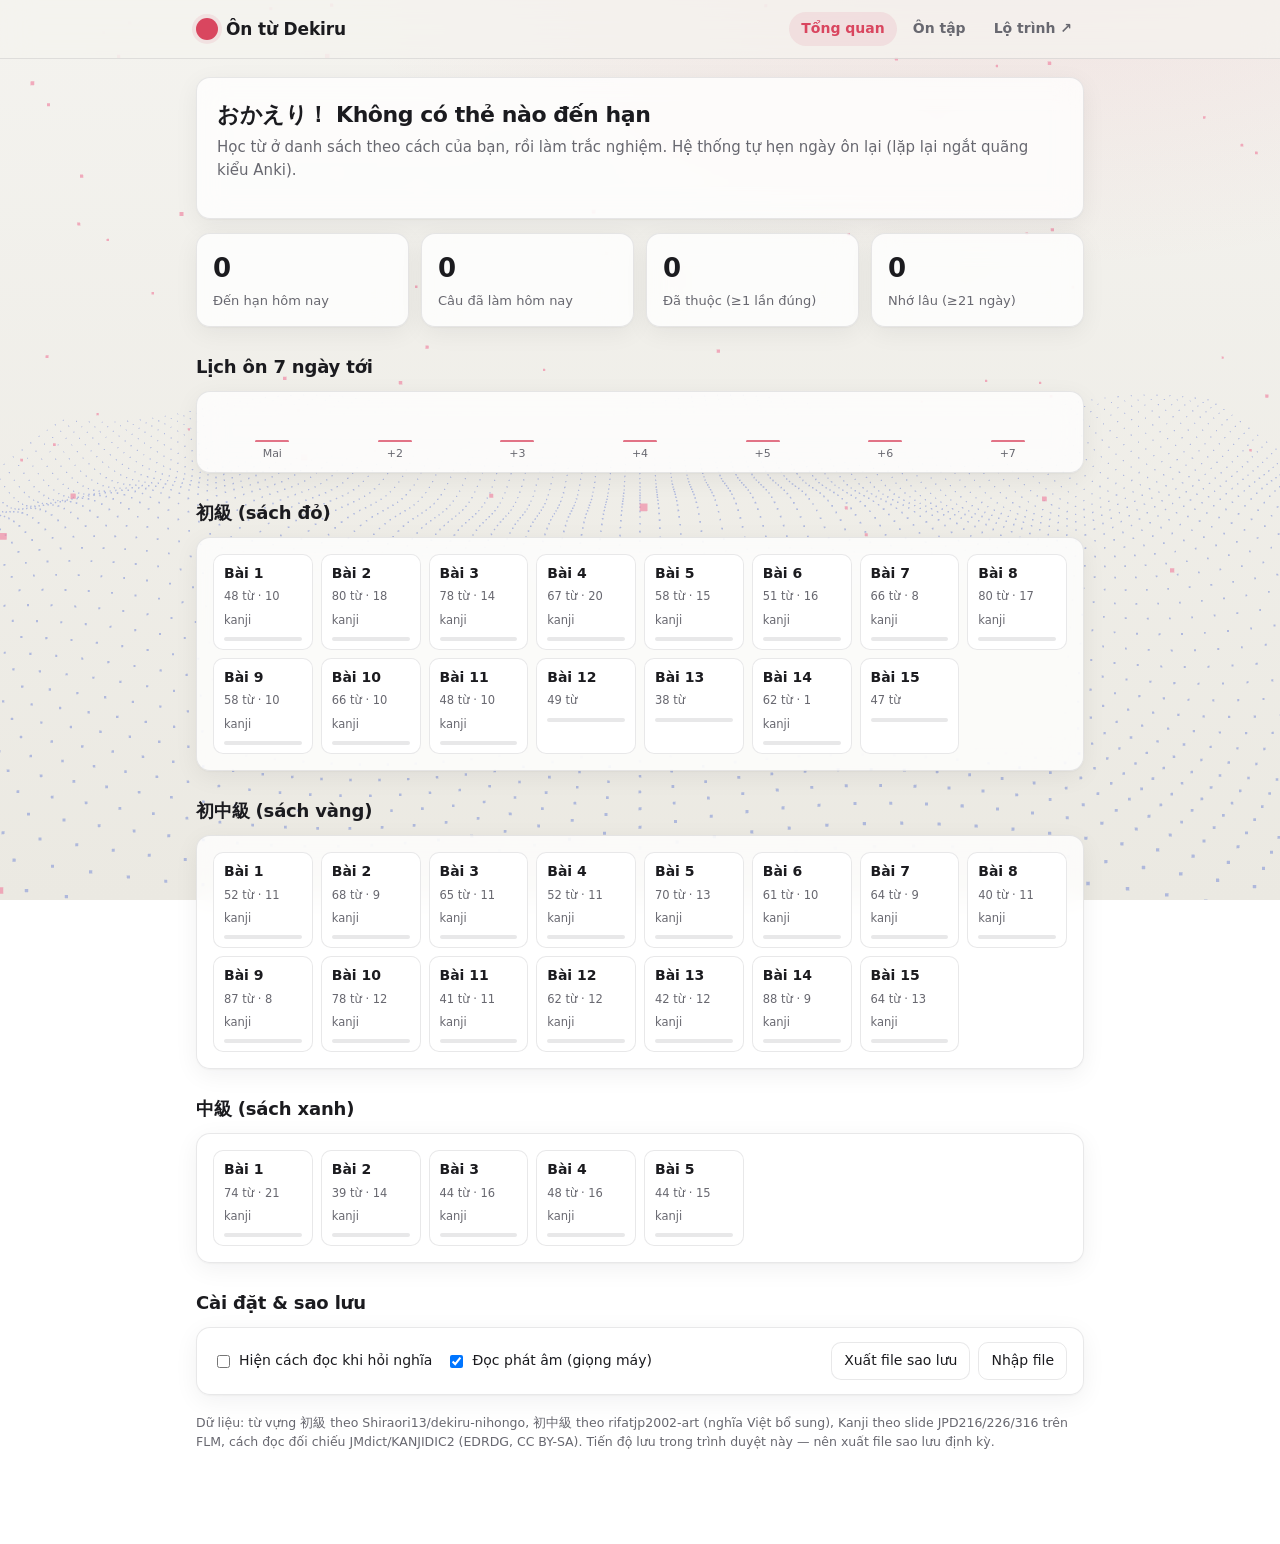
<file: on-tu.html>
<!doctype html>
<html lang="vi">
<head>
<meta charset="utf-8">
<meta name="viewport" content="width=device-width, initial-scale=1">
<title>Ôn từ Dekiru</title>
<link rel="stylesheet" href="web/ui.css">
<style>
.hero{padding:20px;display:flex;gap:16px;align-items:center;flex-wrap:wrap;margin-bottom:14px}
.hero h1{margin:0;font-size:22px;letter-spacing:-.02em}
.hero p{margin:4px 0 0}
.hero .go{margin-left:auto;display:flex;gap:8px;flex-wrap:wrap}
.big{font-size:16px;padding:11px 18px;border-radius:12px}
.deck{padding:16px;margin-bottom:12px}
.deck h3{margin:0 0 10px;font-size:16px;display:flex;align-items:center;gap:8px}
.lessons{display:grid;grid-template-columns:repeat(auto-fill,minmax(92px,1fr));gap:8px}
.les{display:block;text-align:left;padding:8px 10px;border-radius:10px;background:var(--card-solid);border:1px solid var(--line);text-decoration:none;color:var(--ink)}
.les:hover{border-color:var(--accent)}
.les b{display:block;font-size:14px}
.les small{color:var(--mute);font-size:11.5px}
.les .bar{height:4px;margin-top:6px}
.fc{display:flex;gap:4px;align-items:flex-end;height:70px;padding:10px 16px 0}
.fc div{flex:1;display:flex;flex-direction:column;align-items:center;gap:3px;font-size:11px;color:var(--mute)}
.fc i{display:block;width:100%;max-width:34px;background:var(--accent);opacity:.75;border-radius:5px 5px 2px 2px;min-height:2px}
/* learn */
.lhead{display:flex;align-items:center;gap:10px;flex-wrap:wrap;margin:6px 0 14px}
.lhead h1{font-size:20px;margin:0}
.lhead .sp{margin-left:auto;display:flex;gap:8px}
table.words{width:100%;border-collapse:collapse}
table.words td{padding:9px 12px;border-bottom:1px solid var(--line);vertical-align:middle}
table.words tr:last-child td{border-bottom:0}
table.words .w{font-size:19px;font-family:var(--jpfont);white-space:nowrap}
table.words .k{color:var(--mute);font-family:var(--jpfont);white-space:nowrap}
table.words .n{color:var(--mute);width:28px;font-size:12px;font-variant-numeric:tabular-nums}
.say{border:0;background:transparent;padding:4px 6px;color:var(--mute);border-radius:8px}
.say:hover{color:var(--accent);background:var(--accent-soft)}
.kgrid{display:grid;grid-template-columns:repeat(auto-fill,minmax(210px,1fr));gap:12px}
.kc{padding:14px 16px}
.kc .ch{font-size:46px;line-height:1.1;font-family:var(--jpfont)}
.kc .hv{font-weight:800;letter-spacing:.04em;color:var(--accent)}
.kc dl{display:grid;grid-template-columns:auto 1fr;gap:2px 8px;margin:8px 0 0;font-size:13.5px}
.kc dt{color:var(--mute)}.kc dd{margin:0;font-family:var(--jpfont)}
.sup{font-size:11px}
.stick{position:sticky;bottom:14px;display:flex;justify-content:center;margin-top:18px}
/* quiz */
.qtop{display:flex;align-items:center;gap:12px;margin-bottom:14px}
.qtop .bar{flex:1}
.qcard{padding:26px 22px 22px;text-align:center}
.qtype{font-size:12.5px;color:var(--mute);font-weight:600;text-transform:uppercase;letter-spacing:.06em}
.prompt{font-size:44px;line-height:1.25;margin:14px 0 6px;font-family:var(--jpfont);word-break:keep-all}
.prompt.vi{font-family:inherit;font-size:26px;font-weight:700}
.hint{min-height:24px;color:var(--mute);font-family:var(--jpfont)}
.opts{display:grid;grid-template-columns:1fr 1fr;gap:10px;margin-top:18px}
.opt{text-align:left;padding:14px 14px;border-radius:12px;font-size:16px;display:flex;gap:10px;align-items:center;min-height:56px}
.opt kbd{flex:none;width:22px;height:22px;border-radius:6px;border:1px solid var(--line);display:grid;place-items:center;font-size:12px;color:var(--mute);font-family:inherit}
.opt.jpo{font-family:var(--jpfont);font-size:19px}
.opt.right{background:var(--ok-soft);border-color:var(--ok)}
.opt.wrong{background:var(--bad-soft);border-color:var(--bad)}
.opt[disabled]{cursor:default}
.fb{margin-top:16px;padding:12px 14px;border-radius:12px;text-align:left;display:none;gap:12px;align-items:center}
.fb.show{display:flex}
.fb.ok{background:var(--ok-soft)}.fb.no{background:var(--bad-soft)}
.fb .x{flex:1}
.fb .x b{font-family:var(--jpfont);font-size:18px}
.res{padding:24px;text-align:center}
.res .score{font-size:56px;font-weight:800;letter-spacing:-.03em}
.res ul{text-align:left;list-style:none;padding:0;margin:16px 0 0}
.res li{padding:8px 0;border-top:1px solid var(--line);display:flex;gap:10px}
.res li b{font-family:var(--jpfont);min-width:120px}
.acts{display:flex;gap:8px;justify-content:center;flex-wrap:wrap;margin-top:18px}
.empty{padding:28px;text-align:center}
.set{display:flex;gap:14px;flex-wrap:wrap;align-items:center;padding:14px 16px;font-size:14px}
.set label{display:flex;gap:6px;align-items:center}
@media (max-width:560px){.opts{grid-template-columns:1fr}.prompt{font-size:36px}.hero .go{margin-left:0}}
</style>
</head>
<body>
<div class="topbar"><div class="in">
  <a class="brand" href="#/"><span class="dot"></span>Ôn từ Dekiru</a>
  <nav class="nav"><a href="#/" data-r="home">Tổng quan</a><a href="#/review" data-r="review">Ôn tập</a><a href="tracker.html">Lộ trình ↗</a></nav>
</div></div>
<main class="wrap" id="app"></main>
<script src="web/data.js"></script>
<script>
(()=>{
"use strict";
const D=window.DEKIRU, ITEMS=D.items, BY={};
ITEMS.forEach(it=>BY[it.id]=it);
const KEY="dekiru-srs-v1", TKEY="lotrinh-n3-toeic-v1", DAY=864e5;
const $=s=>document.querySelector(s), app=$("#app");
const esc=s=>String(s??"").replace(/[&<>"]/g,c=>({"&":"&amp;","<":"&lt;",">":"&gt;",'"':"&quot;"}[c]));
const HASK=/[一-鿿々]/;
let S={cards:{},log:{},opt:{showKana:false,tts:true}};
function load(){try{const o=JSON.parse(localStorage.getItem(KEY)||"{}");S=Object.assign(S,o);S.opt=Object.assign({showKana:false,tts:true},o.opt||{})}catch(e){}}
function save(){try{localStorage.setItem(KEY,JSON.stringify(S))}catch(e){toast("Trình duyệt chặn lưu dữ liệu (localStorage)")}}
load();
const dkey=(t=Date.now())=>{const d=new Date(t);return d.getFullYear()+"-"+String(d.getMonth()+1).padStart(2,"0")+"-"+String(d.getDate()).padStart(2,"0")};
const midnight=t=>{const d=new Date(t);d.setHours(0,0,0,0);return d.getTime()};
function toast(msg){const t=document.createElement("div");t.className="toast";t.textContent=msg;document.body.appendChild(t);setTimeout(()=>t.remove(),2600)}
function say(text){if(!S.opt.tts||!window.speechSynthesis)return;try{speechSynthesis.cancel();const u=new SpeechSynthesisUtterance(text);u.lang="ja-JP";u.rate=.9;speechSynthesis.speak(u)}catch(e){}}
document.addEventListener("click",e=>{const b=e.target.closest("[data-say]");if(b){e.preventDefault();say(b.dataset.say)}});

/* ---------- SRS: SM-2 (kiểu Anki) chuyển sang trắc nghiệm ----------
   Lần trả lời ĐẦU TIÊN của mỗi từ trong một phiên quyết định điểm:
   sai -> Again: lặp lại ngay trong phiên, đến hạn lại sau 10 phút, ease -0.2, interval về 0 (lapse)
   đúng chậm (>12s) -> Hard, đúng (4–12s) -> Good, đúng nhanh (<4s) -> Easy
   Interval: 1 -> 3 -> ivl*ease (Hard ×1.2, Easy ×ease×1.3), ±5% ngẫu nhiên, tối đa 365 ngày. */
function grade(id,ok,ms){
  const now=Date.now();
  let c=S.cards[id]||{ivl:0,ef:2.5,reps:0,lapses:0,due:0,seen:0};
  c.seen=(c.seen||0)+1;c.last=now;
  if(!ok){
    if(c.reps>0)c.lapses++;
    c.reps=0;c.ivl=0;c.ef=Math.max(1.3,c.ef-.2);c.due=now+10*60e3;
  }else{
    const q=ms<4000?5:ms>12000?3:4;
    let ivl;
    if(c.reps===0)ivl=q===5&&!c.lapses?2:1;
    else if(c.reps===1)ivl=q===3?2:q===5?4:3;
    else ivl=q===3?c.ivl*1.2:c.ivl*c.ef*(q===5?1.3:1);
    c.ef=Math.max(1.3,c.ef+(.1-(5-q)*(.08+(5-q)*.02)));
    if(ivl>2)ivl*=.95+Math.random()*.1;
    ivl=Math.min(365,Math.max(1,Math.round(ivl)));
    c.ivl=ivl;c.reps++;c.due=midnight(now)+ivl*DAY+3*36e5; // đến hạn từ 3h sáng ngày đó
  }
  S.cards[id]=c;
  const k=dkey();S.log[k]=(S.log[k]||0)+1;
  save();
}
const dueList=(now=Date.now())=>Object.keys(S.cards).filter(id=>BY[id]&&S.cards[id].due<=now).sort((a,b)=>S.cards[a].due-S.cards[b].due);

/* ---------- câu hỏi ---------- */
const pick=a=>a[Math.floor(Math.random()*a.length)];
const shuffle=a=>{for(let i=a.length-1;i>0;i--){const j=Math.floor(Math.random()*(i+1));[a[i],a[j]]=[a[j],a[i]]}return a};
function kanjiAns(it){return it.hv+" · "+it.vi}
function exOf(it){return (it.ex||[]).filter(e=>e[1]&&e[0]!==e[1])}
function makeQ(it,mode){
  // mode: "learn" (đa số hỏi nghĩa) | "review" (trộn đủ dạng)
  const types=[];
  if(it.t==="w"){
    types.push("jv","jv");
    if(mode==="review")types.push("vj");else if(Math.random()<.3)types.push("vj");
    if(mode==="review"&&it.kana&&HASK.test(it.jp))types.push("jk");
  }else{
    types.push("kv","kv");
    if(exOf(it).length)types.push("kr");
    if(it.on||it.kun)types.push("ko");
  }
  const type=pick(types);
  const pool=ITEMS.filter(x=>x.t===it.t&&x.id!==it.id);
  const same=pool.filter(x=>x.d===it.d&&x.l===it.l), deck=pool.filter(x=>x.d===it.d);
  let prompt,answer,get,label,jpOpts=false,hint="",pv=false,sayText=it.kana||it.jp;
  if(type==="jv"){label="Nghĩa của từ";prompt=it.jp;hint=S.opt.showKana&&it.kana?it.kana:"";answer=it.vi;get=x=>x.vi}
  else if(type==="vj"){label="Từ tiếng Nhật nào có nghĩa";prompt=it.vi;pv=true;answer=it.jp;get=x=>x.jp;jpOpts=true}
  else if(type==="jk"){label="Cách đọc";prompt=it.jp;answer=it.kana;get=x=>x.kana;jpOpts=true}
  else if(type==="kv"){label="Âm Hán Việt · nghĩa";prompt=it.jp;answer=kanjiAns(it);get=x=>kanjiAns(x)}
  else if(type==="ko"){label="Âm On / Kun";prompt=it.jp;answer=[it.on,it.kun].filter(Boolean).join(" ／ ");get=x=>[x.on,x.kun].filter(Boolean).join(" ／ ");jpOpts=true}
  else{const e=pick(exOf(it));label="Cách đọc từ (chữ "+it.jp+")";prompt=e[0];answer=e[1];sayText=e[1];jpOpts=true;
    get=x=>{const ee=exOf(x);return ee.length?pick(ee)[1]:null}}
  const opts=[answer],used=new Set([answer]);
  for(const src of [shuffle(same.slice()),shuffle(deck.slice()),shuffle(pool.slice())]){
    for(const x of src){if(opts.length>=4)break;const v=get(x);if(!v||used.has(v))continue;
      if(type==="jk"&&Math.abs(v.length-answer.length)>3&&src!==pool)continue;
      used.add(v);opts.push(v)}
    if(opts.length>=4)break;
  }
  return {id:it.id,type,label,prompt,pv,hint,answer,opts:shuffle(opts),jpOpts,sayText};
}

/* ---------- định tuyến ---------- */
function parse(){const h=location.hash.replace(/^#\/?/,"");const [p,q]=h.split("?");const o={};new URLSearchParams(q||"").forEach((v,k)=>o[k]=v);return {r:p||"home",q:o}}
function selection(q){
  let list=ITEMS.filter(x=>x.d===q.d&&String(x.l)===String(q.l));
  if(q.t==="w")list=list.filter(x=>x.t==="w");else if(q.t==="k")list=list.filter(x=>x.t==="k");
  if(q.a!=null||q.b!=null){const sl=a=>a.slice(+q.a||0,q.b!=null?+q.b:undefined);
    list=q.t==="k"?sl(list):sl(list.filter(x=>x.t==="w")).concat(q.t==="w"?[]:list.filter(x=>x.t==="k"))}
  return list;
}
const lname=(d,l)=>(D.decks[d]||d)+" · "+(+l===0?"Kanji N5 bổ sung":"Bài "+l);
let cur=null;
function route(){
  const {r,q}=parse();
  document.querySelectorAll(".nav a[data-r]").forEach(a=>a.classList.toggle("on",a.dataset.r===r||(r==="home"&&a.dataset.r==="home")));
  cur=null;window.scrollTo(0,0);
  if(r==="learn")return viewLearn(q);
  if(r==="quiz")return startQuiz(selection(q),"learn",q);
  if(r==="review")return startReview(q);
  viewHome();
}
window.addEventListener("hashchange",route);

/* ---------- tổng quan ---------- */
function viewHome(){
  const now=Date.now(),cards=S.cards,ids=Object.keys(cards).filter(id=>BY[id]);
  const due=dueList(now).length, learned=ids.filter(id=>cards[id].reps>0).length, mature=ids.filter(id=>cards[id].ivl>=21).length;
  const today=S.log[dkey()]||0;
  const fc=[];for(let i=0;i<7;i++){const end=midnight(now)+(i+1)*DAY+3*36e5;const start=i?end-DAY:0;fc.push(ids.filter(id=>cards[id].due>start&&cards[id].due<=end).length)}
  const mx=Math.max(1,...fc);
  let h=`<section class="card hero"><div><h1>おかえり！ ${due?`Có <span style="color:var(--accent)">${due}</span> thẻ đến hạn`:"Không có thẻ nào đến hạn"}</h1>
    <p class="muted">Học từ ở danh sách theo cách của bạn, rồi làm trắc nghiệm. Hệ thống tự hẹn ngày ôn lại (lặp lại ngắt quãng kiểu Anki).</p></div>
    <div class="go">${due?`<a href="#/review"><button class="btn-p big">Ôn tập ngay (${due})</button></a>`:""}</div></section>
    <div class="kpis"><div class="card kpi"><b>${due}</b><span>Đến hạn hôm nay</span></div><div class="card kpi"><b>${today}</b><span>Câu đã làm hôm nay</span></div>
    <div class="card kpi"><b>${learned}</b><span>Đã thuộc (≥1 lần đúng)</span></div><div class="card kpi"><b>${mature}</b><span>Nhớ lâu (≥21 ngày)</span></div></div>
    <h2>Lịch ôn 7 ngày tới</h2><div class="card"><div class="fc">${fc.map((n,i)=>`<div><span>${n||""}</span><i style="height:${n/mx*44}px"></i><span>${i===0?"Mai":"+"+(i+1)}</span></div>`).join("")}</div><div style="height:10px"></div></div>`;
  for(const d of Object.keys(D.decks)){
    const ls=[...new Set(ITEMS.filter(x=>x.d===d).map(x=>x.l))].sort((a,b)=>a-b);
    h+=`<h2>${esc(D.decks[d])}</h2><section class="card deck"><div class="lessons">${ls.map(l=>{
      const its=ITEMS.filter(x=>x.d===d&&x.l===l),n=its.filter(x=>cards[x.id]&&cards[x.id].reps>0).length,nw=its.filter(x=>x.t==="w").length,nk=its.length-nw;
      return `<a class="les" href="#/learn?d=${d}&l=${l}"><b>${l===0?"N5 bổ sung":"Bài "+l}</b><small>${nw?nw+" từ":""}${nw&&nk?" · ":""}${nk?nk+" kanji":""}</small><div class="bar"><i style="width:${n/its.length*100}%"></i></div></a>`}).join("")}</div></section>`;
  }
  h+=`<h2>Cài đặt & sao lưu</h2><section class="card set">
    <label><input type="checkbox" id="oK" ${S.opt.showKana?"checked":""}> Hiện cách đọc khi hỏi nghĩa</label>
    <label><input type="checkbox" id="oT" ${S.opt.tts?"checked":""}> Đọc phát âm (giọng máy)</label>
    <span style="margin-left:auto;display:flex;gap:8px;flex-wrap:wrap"><button id="exp">Xuất file sao lưu</button><label class="btn-g" style="border:1px solid var(--line);border-radius:10px;padding:7px 12px;cursor:pointer">Nhập file<input type="file" id="imp" accept=".json" hidden></label></span></section>
    <p class="muted" style="font-size:12.5px;margin-top:18px">Dữ liệu: từ vựng 初級 theo Shiraori13/dekiru-nihongo, 初中級 theo rifatjp2002-art (nghĩa Việt bổ sung), Kanji theo slide JPD216/226/316 trên FLM, cách đọc đối chiếu JMdict/KANJIDIC2 (EDRDG, CC BY-SA). Tiến độ lưu trong trình duyệt này — nên xuất file sao lưu định kỳ.</p>`;
  app.innerHTML=h;
  $("#oK").onchange=e=>{S.opt.showKana=e.target.checked;save()};
  $("#oT").onchange=e=>{S.opt.tts=e.target.checked;save()};
  $("#exp").onclick=()=>{let t={};try{t=JSON.parse(localStorage.getItem(TKEY)||"{}")}catch(e){}
    const blob=new Blob([JSON.stringify({srs:S,tracker:t,at:new Date().toISOString()})],{type:"application/json"});
    const a=document.createElement("a");a.href=URL.createObjectURL(blob);a.download="sao-luu-on-tu-"+dkey()+".json";a.click()};
  $("#imp").onchange=e=>{const f=e.target.files[0];if(!f)return;f.text().then(txt=>{const o=JSON.parse(txt);
    if(o.srs){S=Object.assign({cards:{},log:{},opt:{}},o.srs);save()}if(o.tracker){try{localStorage.setItem(TKEY,JSON.stringify(o.tracker))}catch(e){}}
    toast("Đã nhập dữ liệu");viewHome()}).catch(()=>toast("File không hợp lệ"))};
}

/* ---------- danh sách học ---------- */
function viewLearn(q){
  const list=selection(q);
  if(!list.length){app.innerHTML=`<div class="card empty">Không tìm thấy bài này. <a href="#/">Về tổng quan</a></div>`;return}
  const w=list.filter(x=>x.t==="w"),k=list.filter(x=>x.t==="k");
  const qs=new URLSearchParams(q).toString();
  const range=q.a!=null?` · ${q.t==="k"?"kanji":"từ"} ${(+q.a||0)+1}–${(+q.a||0)+(q.t==="k"?k.length:w.length)}`:"";
  let h=`<div class="lhead"><a href="#/" class="muted" style="text-decoration:none">← Tổng quan</a><h1>${esc(lname(q.d,q.l))}${range}</h1>
    <span class="sp"><span class="pill">${w.length?w.length+" từ":""}${w.length&&k.length?" · ":""}${k.length?k.length+" kanji":""}</span></span></div>
    <p class="muted" style="margin-top:-6px">Học theo cách của bạn (đọc, viết, nghe 🔊). Xong thì bấm <b>Làm trắc nghiệm</b>.</p>`;
  if(w.length)h+=`<section class="card"><table class="words">${w.map((x,i)=>`<tr><td class="n">${i+1}</td><td class="w">${esc(x.jp)}</td><td class="k">${esc(x.kana)}</td><td>${esc(x.vi)}</td><td style="width:36px"><button class="say" data-say="${esc(x.kana||x.jp)}" title="Nghe">🔊</button></td></tr>`).join("")}</table></section>`;
  if(k.length)h+=`<h2>Kanji</h2><div class="kgrid">${k.map(x=>`<div class="card kc"><div style="display:flex;justify-content:space-between;align-items:start"><div class="ch">${esc(x.jp)}</div>${x.sup?`<span class="pill sup">N5 bổ sung</span>`:""}</div>
    <div class="hv">${esc(x.hv)}</div><div>${esc(x.vi)}</div><dl>${x.on?`<dt>On</dt><dd>${esc(x.on)}</dd>`:""}${x.kun?`<dt>Kun</dt><dd>${esc(x.kun)}</dd>`:""}
    ${(x.ex||[]).length?`<dt>Ví dụ</dt><dd>${x.ex.map(e=>esc(e[0])+(e[1]&&e[1]!==e[0]?`（${esc(e[1])}）`:"")).join("<br>")}</dd>`:""}</dl></div>`).join("")}</div>`;
  h+=`<div class="stick"><a href="#/quiz?${qs}"><button class="btn-p big" style="box-shadow:var(--shadow)">Làm trắc nghiệm (${list.length} câu) →</button></a></div>`;
  app.innerHTML=h;
}

/* ---------- phiên trắc nghiệm ---------- */
function startReview(q){
  const ids=dueList().slice(0,150);
  if(!ids.length){
    if(q.task)markTask(q.task);
    app.innerHTML=`<div class="card empty"><h2 style="margin-top:0">🎉 Hết thẻ đến hạn</h2><p class="muted">Không còn gì để ôn lúc này.${q.task?" Task hôm nay đã được đánh dấu xong.":""}</p><div class="acts"><a href="#/"><button>Tổng quan</button></a><a href="tracker.html"><button class="btn-p">Về lộ trình</button></a></div></div>`;return}
  startQuiz(ids.map(id=>BY[id]),"review",q);
}
function startQuiz(list,mode,q){
  if(!list.length){app.innerHTML=`<div class="card empty">Không có câu hỏi. <a href="#/">Về tổng quan</a></div>`;return}
  const its=shuffle(list.slice());
  cur={mode,q,queue:its.map(it=>makeQ(it,mode)),total:its.length,first:{},wrong:[],done:0,t0:0,locked:false};
  showQ();
}
function showQ(){
  const s=cur;if(!s)return;
  if(!s.queue.length)return finish();
  const Q=s.queue[0];s.locked=false;s.t0=performance.now();
  const answered=Object.keys(s.first).length;
  app.innerHTML=`<div class="qtop"><a href="#/" class="muted" style="text-decoration:none" title="Thoát">✕</a><div class="bar"><i style="width:${answered/s.total*100}%"></i></div>
    <span class="muted" style="font-variant-numeric:tabular-nums;font-size:13px">${answered}/${s.total}</span></div>
    <section class="card qcard"><div class="qtype">${esc(Q.label)}${s.first[Q.id]!==undefined?" · làm lại":""}</div>
    <div class="prompt ${Q.pv?"vi":""}">${esc(Q.prompt)}</div><div class="hint">${esc(Q.hint)}</div>
    <div class="opts">${Q.opts.map((o,i)=>`<button class="opt ${Q.jpOpts?"jpo":""}" data-i="${i}"><kbd>${i+1}</kbd><span>${esc(o)}</span></button>`).join("")}</div>
    <div class="fb" id="fb"></div></section>
    <p class="muted" style="text-align:center;font-size:12.5px">Phím 1–4 để chọn · Enter để sang câu tiếp</p>`;
  app.querySelectorAll(".opt").forEach(b=>b.onclick=()=>answer(+b.dataset.i));
}
function answer(i){
  const s=cur;if(!s||s.locked)return;s.locked=true;
  const Q=s.queue[0],ms=performance.now()-s.t0,ok=Q.opts[i]===Q.answer,it=BY[Q.id];
  app.querySelectorAll(".opt").forEach((b,j)=>{b.disabled=true;if(Q.opts[j]===Q.answer)b.classList.add("right");else if(j===i)b.classList.add("wrong")});
  const firstTime=s.first[Q.id]===undefined;
  if(firstTime){s.first[Q.id]=ok;grade(Q.id,ok,ms);if(!ok)s.wrong.push(Q.id)}
  s.queue.shift();
  if(!ok){const pos=Math.min(s.queue.length,3+Math.floor(Math.random()*3));s.queue.splice(pos,0,makeQ(it,s.mode))}
  const info=it.t==="w"?`<b>${esc(it.jp)}</b>${it.kana?` <span class="jp">（${esc(it.kana)}）</span>`:""} — ${esc(it.vi)}`
    :`<b>${esc(it.jp)}</b> ${esc(it.hv)} — ${esc(it.vi)}<br><span class="muted jp">${esc([it.on,it.kun].filter(Boolean).join(" ／ "))}</span>`;
  const fb=$("#fb");fb.className="fb show "+(ok?"ok":"no");
  fb.innerHTML=`<span style="font-size:22px">${ok?"✓":"✗"}</span><div class="x">${info}${!ok?`<div class="muted" style="font-size:13px">Từ này sẽ được hỏi lại trong phiên.</div>`:""}</div>
    <button class="say" data-say="${esc(Q.sayText)}">🔊</button><button class="btn-p" id="nx">Tiếp ↵</button>`;
  $("#nx").onclick=next;
  if(ok){say(Q.sayText);s.auto=setTimeout(next,1100)}else $("#nx").focus();
}
function next(){if(!cur)return;clearTimeout(cur.auto);showQ()}
function markTask(task){
  try{const t=JSON.parse(localStorage.getItem(TKEY)||"{}");t.done=t.done||{};t.done[task]=true;localStorage.setItem(TKEY,JSON.stringify(t));return true}catch(e){return false}
}
function finish(){
  const s=cur,ids=Object.keys(s.first),okN=ids.filter(id=>s.first[id]).length,pct=Math.round(okN/ids.length*100);
  let marked=false;
  if(s.q&&s.q.task&&(pct>=80||s.mode==="review"))marked=markTask(s.q.task);
  const wl=s.wrong.map(id=>BY[id]);
  const retry=s.mode==="learn"&&s.q?`#/quiz?${new URLSearchParams(s.q).toString()}`:"#/review";
  app.innerHTML=`<section class="card res"><div class="muted">Đúng ngay lần đầu</div><div class="score" style="color:${pct>=80?"var(--ok)":pct>=60?"var(--warn)":"var(--bad)"}">${pct}%</div>
    <div class="muted">${okN}/${ids.length} câu${s.q&&s.q.task?(marked?" · ✓ đã đánh dấu task trong lộ trình":" · cần ≥80% để tự đánh dấu task"):""}</div>
    ${wl.length?`<ul>${wl.map(x=>`<li><b>${esc(x.jp)}</b><span class="muted jp">${esc(x.kana||x.hv||"")}</span><span>${esc(x.vi)}</span></li>`).join("")}</ul>`:""}
    <div class="acts">${s.mode==="learn"?`<a href="${retry}"><button>Làm lại cả bài</button></a>`:""}${dueList().length?`<a href="#/review"><button>Ôn thẻ đến hạn (${dueList().length})</button></a>`:""}
    <a href="#/"><button>Tổng quan</button></a>${s.q&&s.q.task?`<a href="tracker.html"><button class="btn-p">Về lộ trình</button></a>`:""}</div></section>`;
  cur=null;
}
document.addEventListener("keydown",e=>{
  if(!cur||e.target.matches("input,select,textarea")||e.ctrlKey||e.metaKey||e.altKey)return;
  if(!cur.locked&&/^[1-4]$/.test(e.key)){const b=app.querySelector(`.opt[data-i="${+e.key-1}"]`);if(b){e.preventDefault();answer(+e.key-1)}}
  else if(cur.locked&&(e.key==="Enter"||e.key===" ")){e.preventDefault();next()}
});
route();
})();
</script>
<script src="web/bg.js" defer></script>
</body>
</html>
</file>
<file: web/ui.css>
/* Giao diện dùng chung: tracker.html + on-tu.html */
:root{
  --bg:#f4f3ef; --bg2:#ebe9e2; --card:rgba(255,255,255,.78); --card-solid:#fff; --ink:#1b1b1f; --mute:#686870; --line:rgba(30,30,40,.10);
  --accent:#d9465f; --accent-ink:#fff; --accent-soft:rgba(217,70,95,.10);
  --jp:#d9465f; --en:#2f5bd3; --ad:#7a4fd6; --ok:#1f8a4c; --bad:#c43a3a; --warn:#b7791f;
  --ok-soft:rgba(31,138,76,.12); --bad-soft:rgba(196,58,58,.12);
  --today:rgba(217,70,95,.07);
  --bg-wave:#7d8fd6; --bg-petal:#ef8aa6;
  --shadow:0 1px 2px rgba(0,0,0,.04),0 6px 24px rgba(20,20,40,.06);
  --r:14px;
  --jpfont:"Noto Sans JP","Yu Gothic UI","Yu Gothic","Meiryo","Hiragino Sans",sans-serif;
  color-scheme:light;
}
@media (prefers-color-scheme:dark){:root:not([data-theme="light"]){
  --bg:#0f1016; --bg2:#161823; --card:rgba(24,26,36,.78); --card-solid:#181a24; --ink:#ececf1; --mute:#9a9caa; --line:rgba(255,255,255,.08);
  --accent:#ff7a93; --accent-ink:#1a0d11; --accent-soft:rgba(255,122,147,.12);
  --jp:#ff7a93; --en:#7aa2ff; --ad:#b394ff; --ok:#4fd38a; --bad:#ff6b6b; --warn:#f0b450;
  --ok-soft:rgba(79,211,138,.14); --bad-soft:rgba(255,107,107,.14); --today:rgba(255,122,147,.08);
  --bg-wave:#4f63b8; --bg-petal:#ff7a93; --shadow:0 1px 2px rgba(0,0,0,.3),0 8px 30px rgba(0,0,0,.35);
  color-scheme:dark;
}}
:root[data-theme="dark"]{
  --bg:#0f1016; --bg2:#161823; --card:rgba(24,26,36,.78); --card-solid:#181a24; --ink:#ececf1; --mute:#9a9caa; --line:rgba(255,255,255,.08);
  --accent:#ff7a93; --accent-ink:#1a0d11; --accent-soft:rgba(255,122,147,.12);
  --jp:#ff7a93; --en:#7aa2ff; --ad:#b394ff; --ok:#4fd38a; --bad:#ff6b6b; --warn:#f0b450;
  --ok-soft:rgba(79,211,138,.14); --bad-soft:rgba(255,107,107,.14); --today:rgba(255,122,147,.08);
  --bg-wave:#4f63b8; --bg-petal:#ff7a93; --shadow:0 1px 2px rgba(0,0,0,.3),0 8px 30px rgba(0,0,0,.35);
  color-scheme:dark;
}
*{box-sizing:border-box}
html{min-height:100%;background:radial-gradient(1200px 600px at 80% -10%,var(--accent-soft),transparent 60%),linear-gradient(var(--bg),var(--bg2));
  background-attachment:fixed}
body{margin:0;background:transparent;color:var(--ink);font:15px/1.55 "Inter","Segoe UI",system-ui,-apple-system,Roboto,sans-serif;min-height:100vh;overflow-x:hidden}
.jp{font-family:var(--jpfont)}
a{color:var(--accent)}
button,select,input{font:inherit;color:var(--ink);background:var(--card-solid);border:1px solid var(--line);border-radius:10px;padding:7px 12px}
button{cursor:pointer;transition:transform .08s,background .15s,border-color .15s}
button:hover{border-color:var(--accent)}
button:active{transform:scale(.97)}
button:focus-visible,select:focus-visible,input:focus-visible,a:focus-visible{outline:2px solid var(--accent);outline-offset:2px}
.btn-p{background:var(--accent);color:var(--accent-ink);border-color:transparent;font-weight:600}
.btn-p:hover{filter:brightness(1.05);border-color:transparent}
.btn-g{background:transparent}
.card{background:var(--card);backdrop-filter:blur(14px) saturate(1.2);-webkit-backdrop-filter:blur(14px) saturate(1.2);
  border:1px solid var(--line);border-radius:var(--r);box-shadow:var(--shadow)}
.topbar{position:sticky;top:0;z-index:10;background:color-mix(in srgb,var(--bg) 72%,transparent);backdrop-filter:blur(16px);-webkit-backdrop-filter:blur(16px);
  border-bottom:1px solid var(--line)}
.topbar .in{max-width:920px;margin:0 auto;padding:12px 16px;display:flex;align-items:center;gap:12px;flex-wrap:wrap}
.brand{font-weight:800;letter-spacing:-.01em;font-size:17px;display:flex;align-items:center;gap:8px;text-decoration:none;color:var(--ink)}
.brand .dot{width:22px;height:22px;border-radius:50%;background:var(--accent);box-shadow:0 0 0 4px var(--accent-soft)}
.nav{display:flex;gap:4px;margin-left:auto}
.nav a{padding:6px 12px;border-radius:99px;color:var(--mute);text-decoration:none;font-weight:600;font-size:14px}
.nav a.on,.nav a:hover{background:var(--accent-soft);color:var(--accent)}
.wrap{max-width:920px;margin:0 auto;padding:18px 16px 80px}
.muted{color:var(--mute)}
.pill{display:inline-flex;align-items:center;gap:4px;font-size:12px;font-weight:700;padding:2px 8px;border-radius:99px;background:var(--accent-soft);color:var(--accent)}
.bar{height:8px;background:var(--line);border-radius:99px;overflow:hidden}
.bar i{display:block;height:100%;background:linear-gradient(90deg,var(--accent),var(--ok));width:0;transition:width .4s}
.grid{display:grid;gap:12px}
.kpis{display:grid;grid-template-columns:repeat(4,1fr);gap:12px}
@media (max-width:640px){.kpis{grid-template-columns:1fr 1fr}}
.kpi{padding:14px 16px}
.kpi b{display:block;font-size:26px;letter-spacing:-.02em;font-variant-numeric:tabular-nums}
.kpi span{color:var(--mute);font-size:13px}
h2{font-size:18px;margin:26px 0 10px;letter-spacing:-.01em}
.toast{position:fixed;left:50%;bottom:24px;transform:translateX(-50%);background:var(--card-solid);border:1px solid var(--line);box-shadow:var(--shadow);
  padding:10px 16px;border-radius:12px;z-index:50;font-weight:600}
@media (max-width:560px){.nav{margin-left:0;width:100%}.brand{font-size:16px}}
@media (prefers-reduced-motion:reduce){*{transition:none!important;animation:none!important}}
</file>
